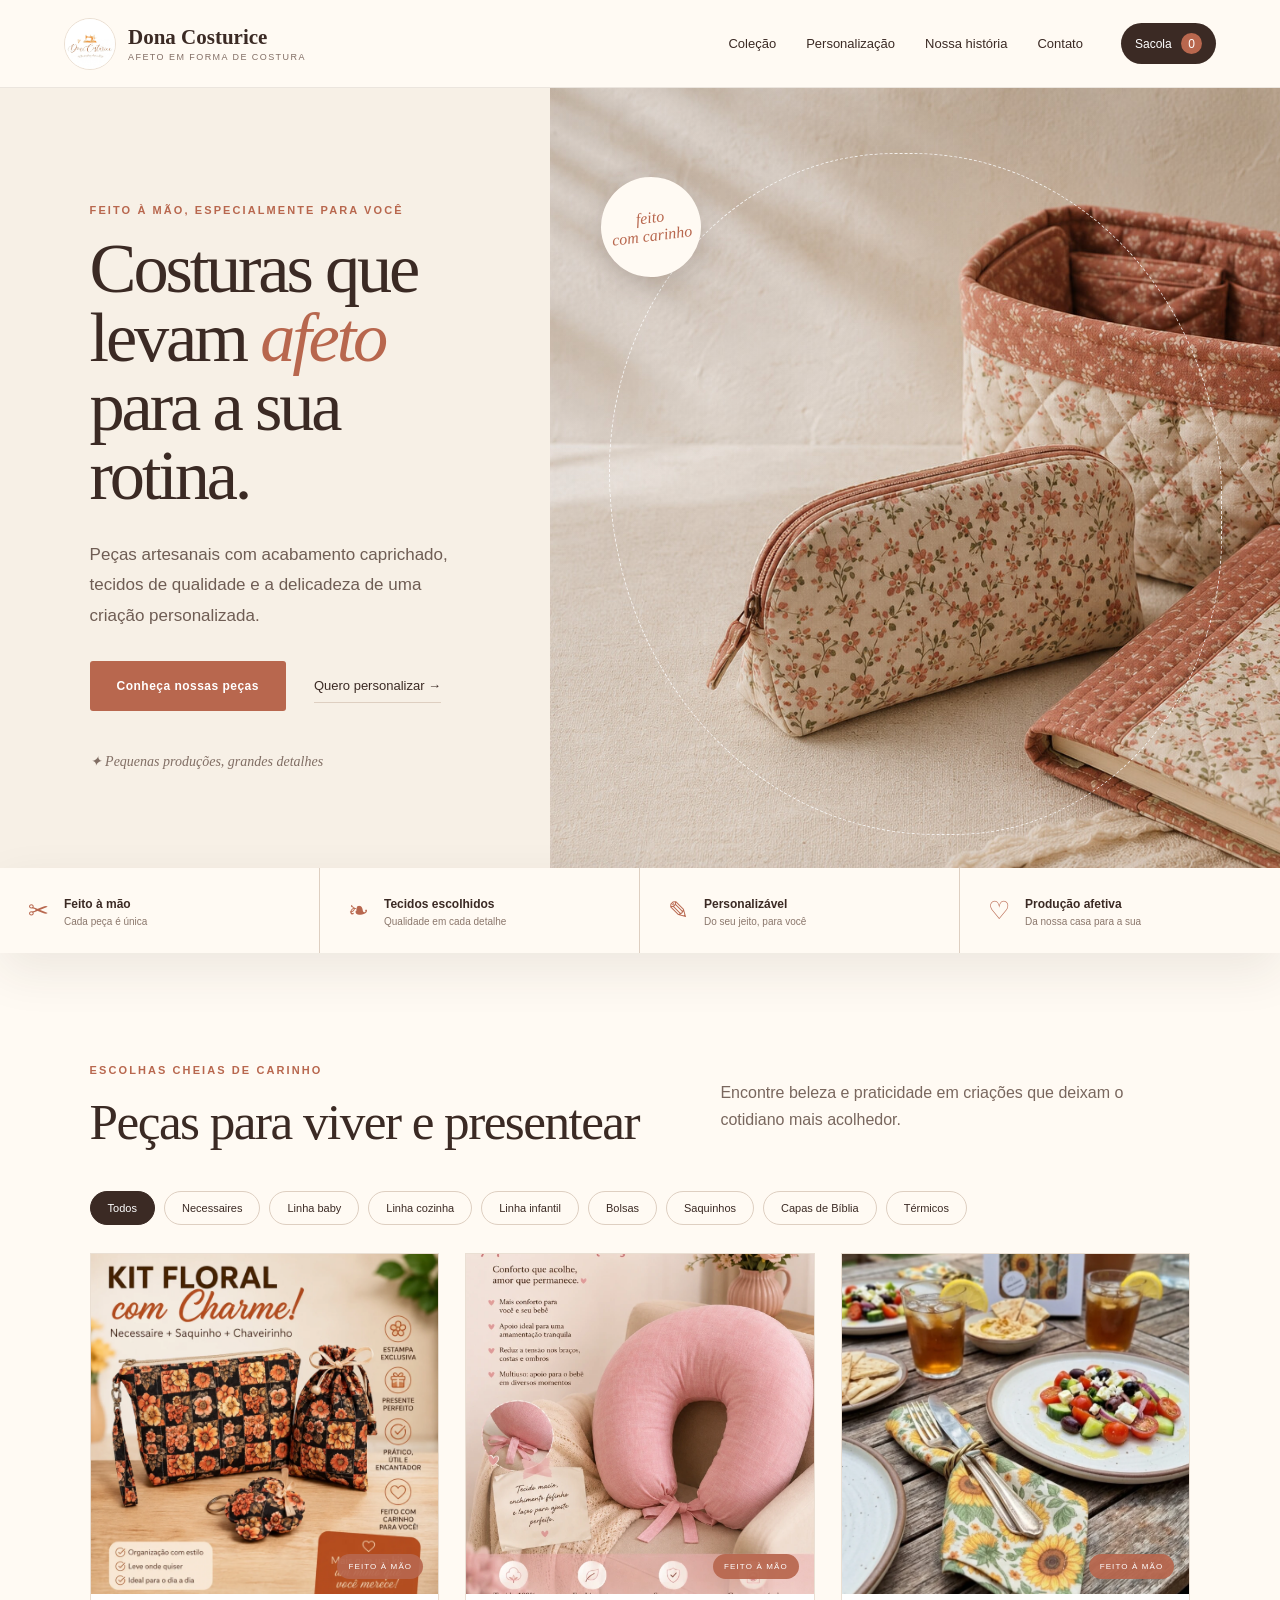
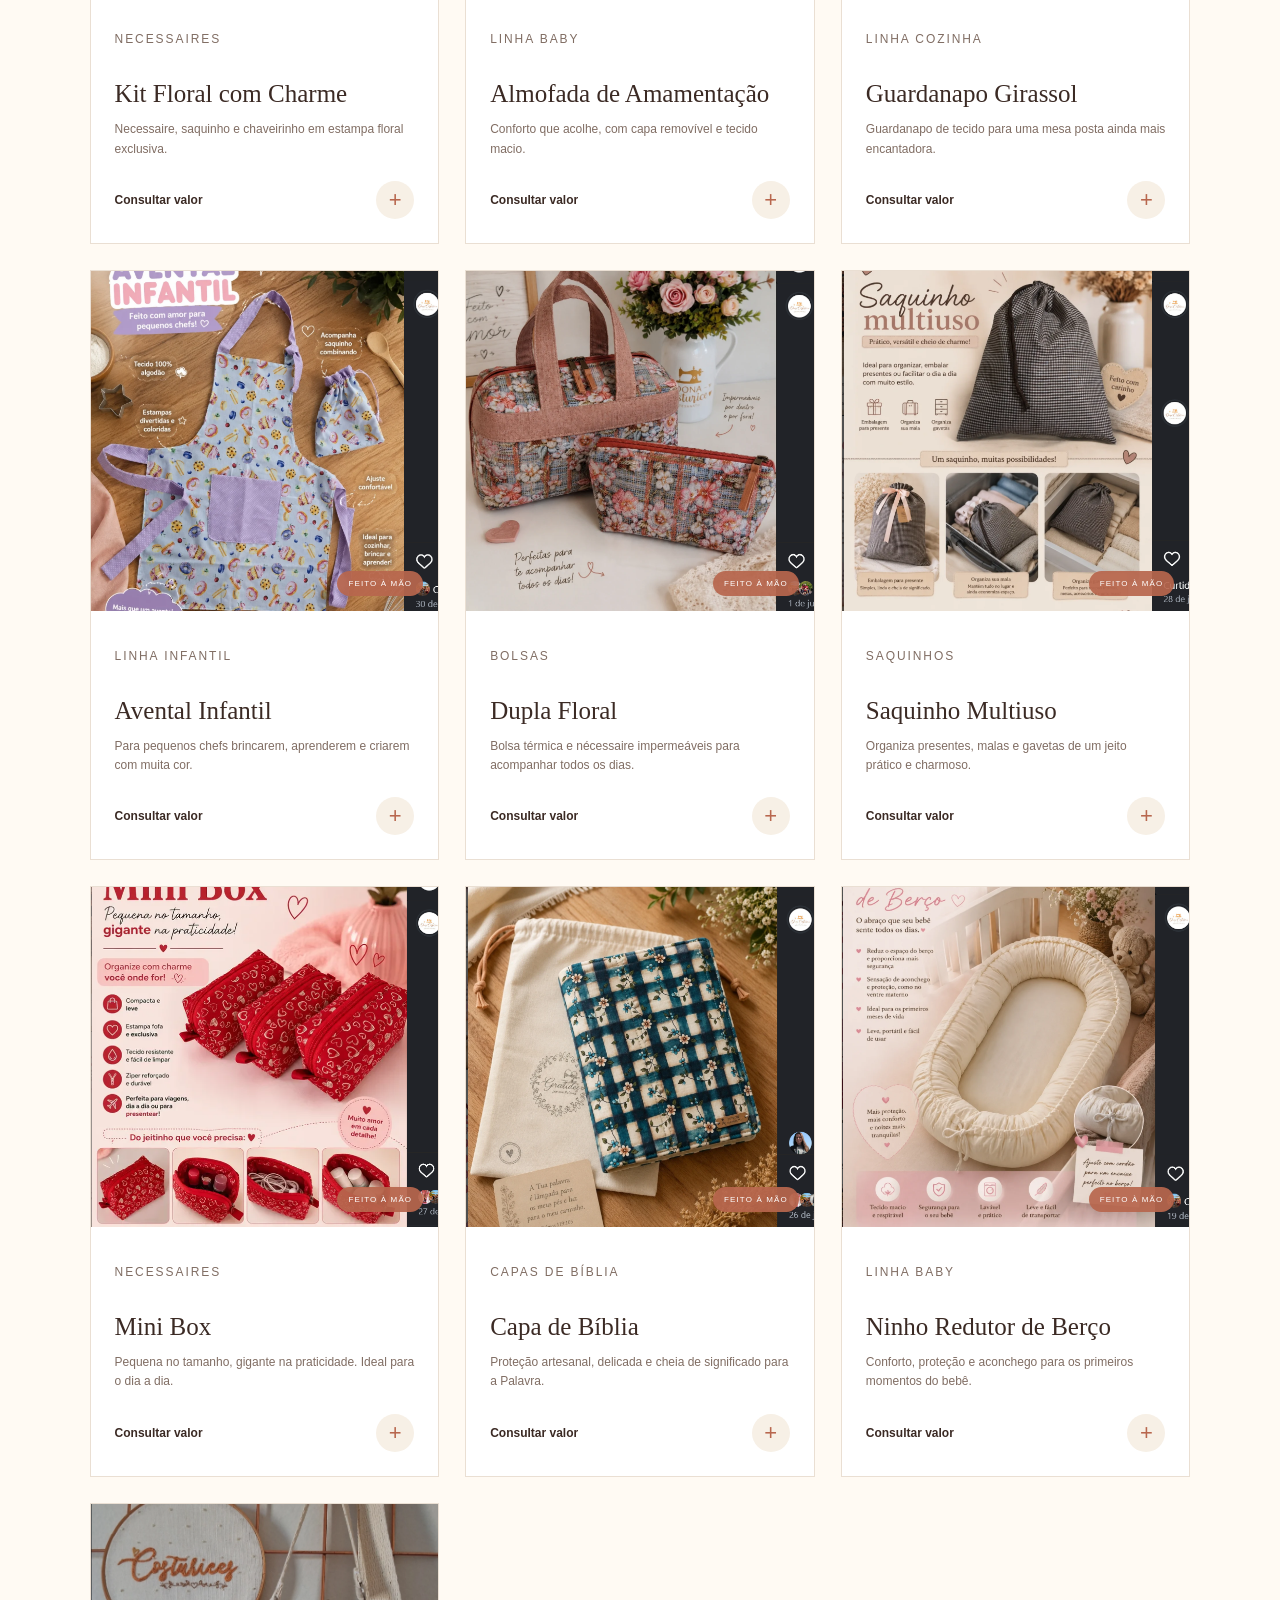
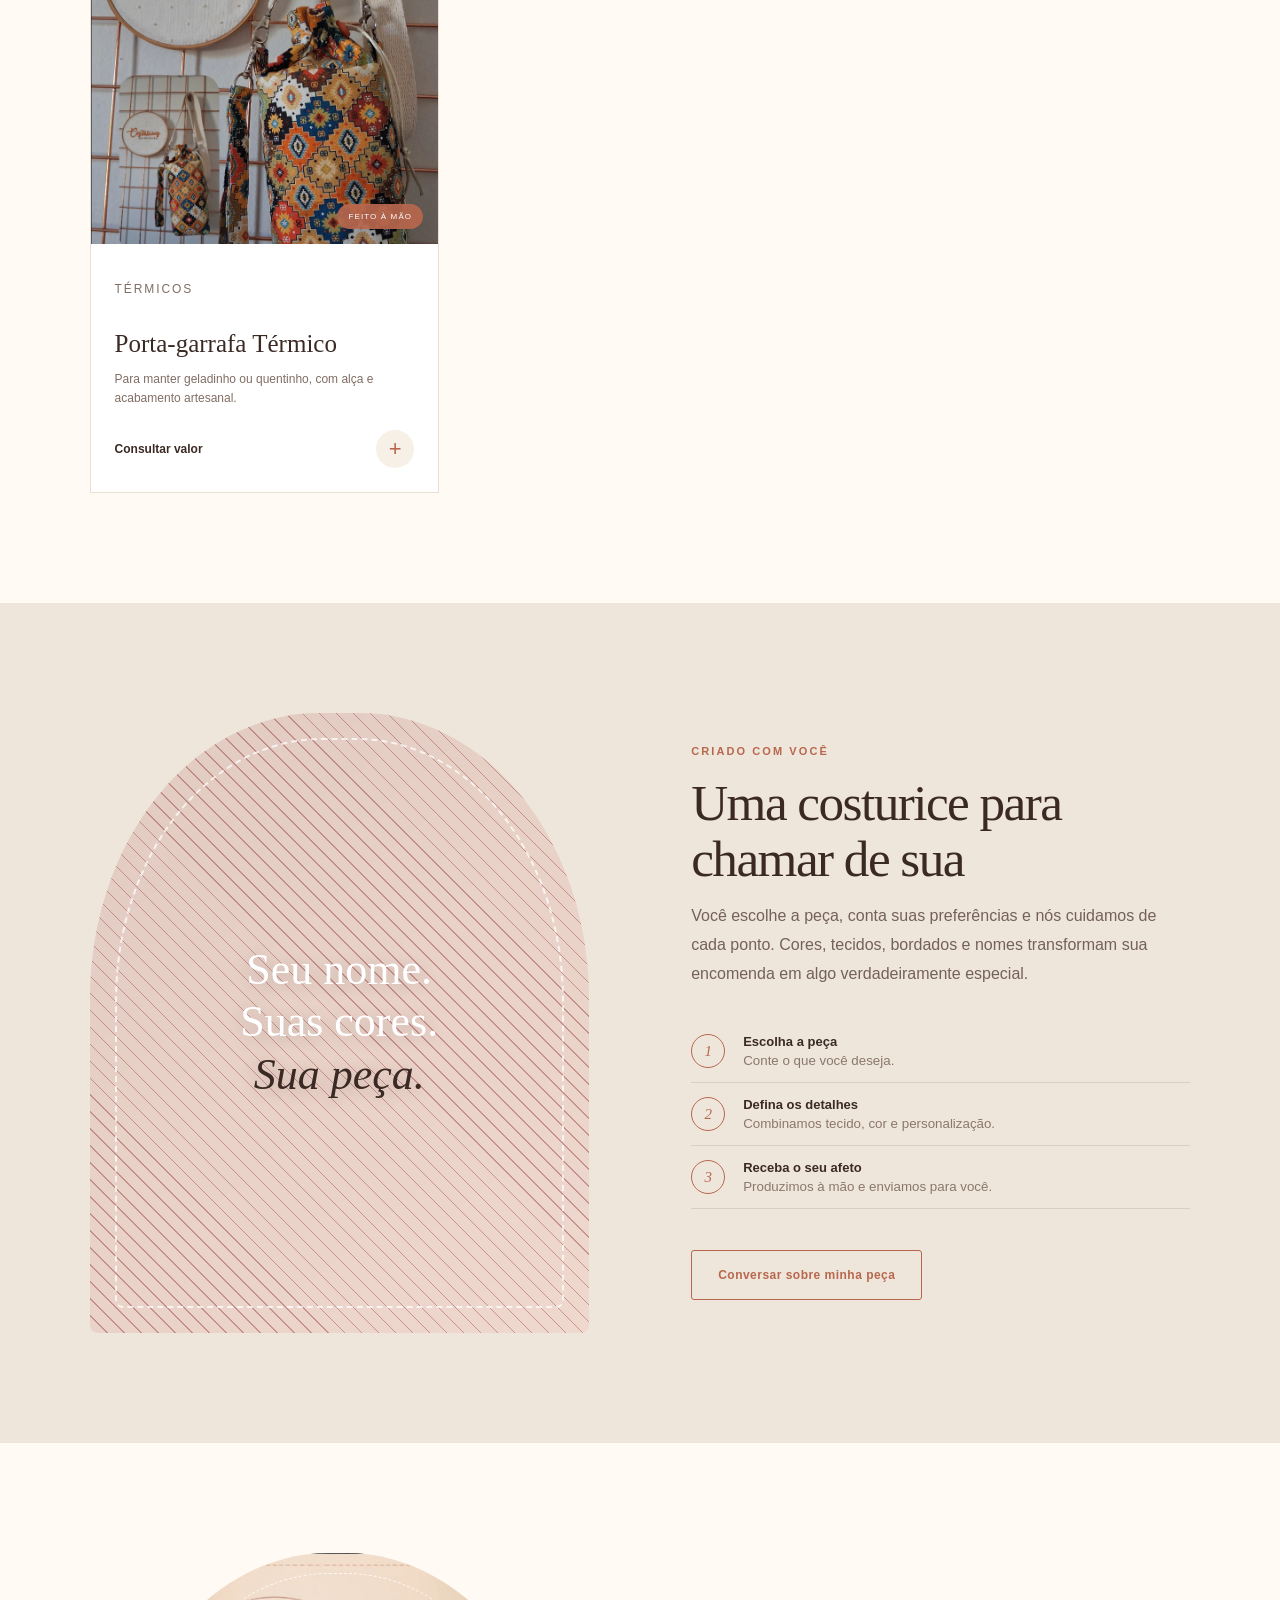
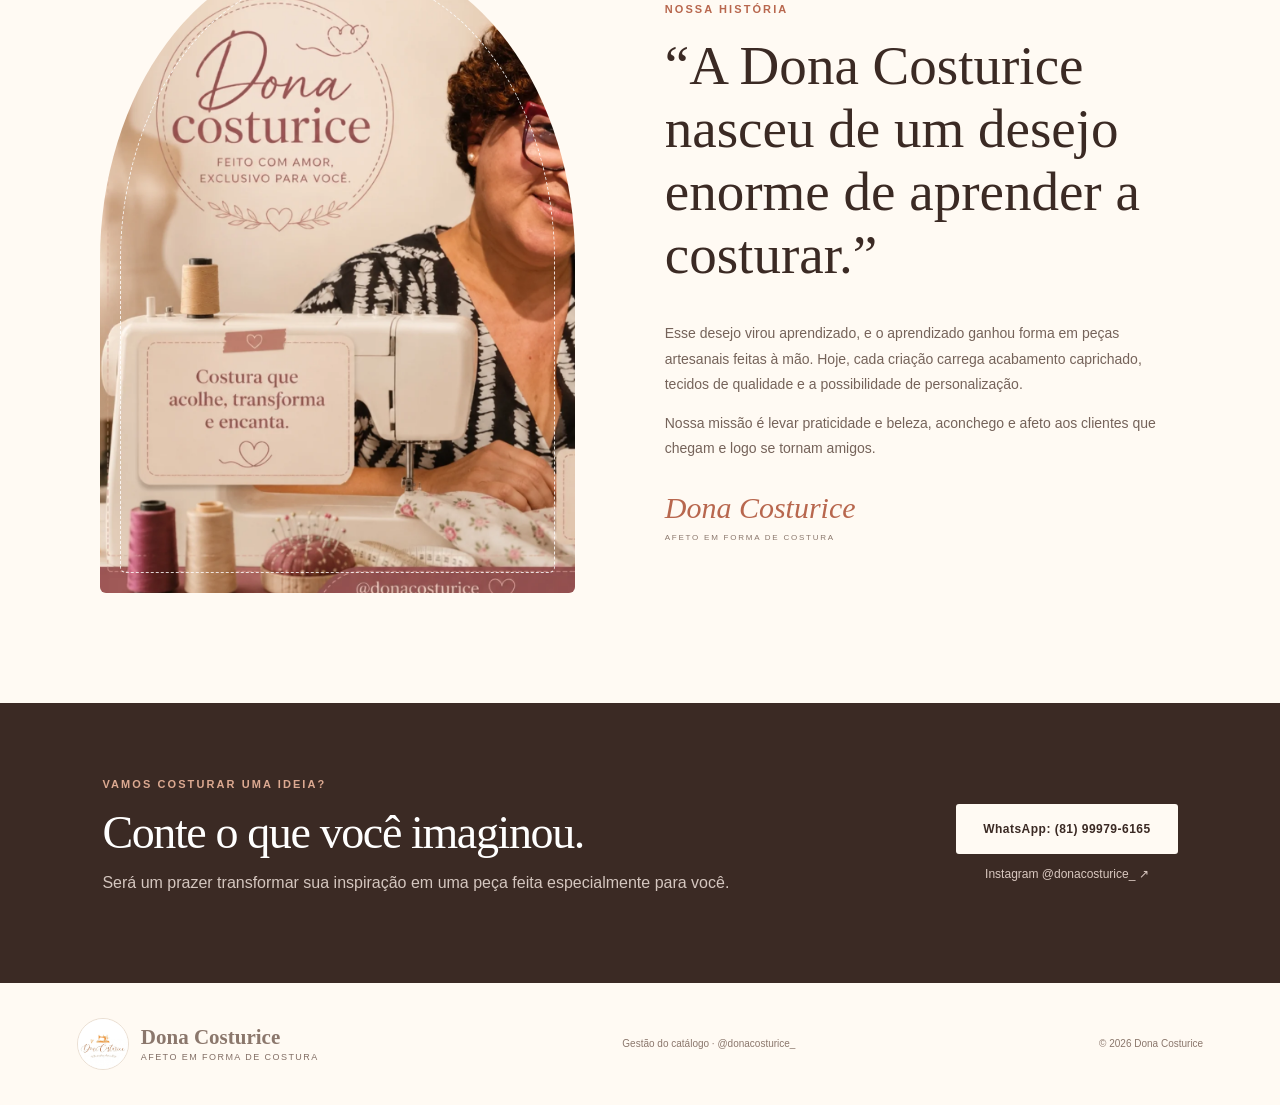
<file: index.html>
<!doctype html>
<html lang="pt-BR">
<head>
  <meta charset="utf-8">
  <meta name="viewport" content="width=device-width, initial-scale=1">
  <meta name="theme-color" content="#b8674e">
  <meta name="description" content="Peças artesanais feitas à mão, personalizadas e cheias de afeto.">
  <title>Dona Costurice | Afeto em forma de costura</title>
  <link rel="icon" href="assets/images/brand/logo.jpg">
  <link rel="manifest" href="manifest.webmanifest">
  <link rel="stylesheet" href="assets/css/style.css">
  <script src="assets/js/app.js" defer></script>
</head>
<body>
  <header class="site-header">
    <a class="brand" href="#inicio" aria-label="Dona Costurice, início">
      <img src="assets/images/brand/logo.jpg" alt="">
      <span><strong>Dona Costurice</strong><small>afeto em forma de costura</small></span>
    </a>
    <button class="menu-button" type="button" aria-label="Abrir menu" aria-expanded="false">☰</button>
    <nav class="nav" aria-label="Navegação principal">
      <a href="#colecao">Coleção</a><a href="#personalizacao">Personalização</a><a href="#historia">Nossa história</a><a href="#contato">Contato</a>
    </nav>
    <button class="cart-button" type="button">Sacola <span id="cart-count">0</span></button>
  </header>

  <main>
    <section class="hero" id="inicio">
      <div class="hero-copy">
        <p class="eyebrow">Feito à mão, especialmente para você</p>
        <h1>Costuras que levam <em>afeto</em> para a sua rotina.</h1>
        <p class="hero-text">Peças artesanais com acabamento caprichado, tecidos de qualidade e a delicadeza de uma criação personalizada.</p>
        <div class="hero-actions"><a class="button primary" href="#colecao">Conheça nossas peças</a><a class="text-link" href="#personalizacao">Quero personalizar →</a></div>
        <p class="hero-note">✦ Pequenas produções, grandes detalhes</p>
      </div>
      <div class="hero-visual" role="img" aria-label="Peças artesanais da Dona Costurice"><span class="made-tag">feito<br>com carinho</span></div>
    </section>

    <section class="benefits" aria-label="Diferenciais">
      <div><span>✂</span><p><strong>Feito à mão</strong><small>Cada peça é única</small></p></div>
      <div><span>❧</span><p><strong>Tecidos escolhidos</strong><small>Qualidade em cada detalhe</small></p></div>
      <div><span>✎</span><p><strong>Personalizável</strong><small>Do seu jeito, para você</small></p></div>
      <div><span>♡</span><p><strong>Produção afetiva</strong><small>Da nossa casa para a sua</small></p></div>
    </section>

    <section class="section collection" id="colecao">
      <div class="section-heading"><div><p class="eyebrow">Escolhas cheias de carinho</p><h2>Peças para viver e presentear</h2></div><p>Encontre beleza e praticidade em criações que deixam o cotidiano mais acolhedor.</p></div>
      <div class="filters" id="filters" aria-label="Categorias"></div>
      <div class="product-grid" id="product-grid" aria-live="polite"><p class="loading">Carregando costurices…</p></div>
    </section>

    <section class="section custom" id="personalizacao">
      <div class="custom-visual"><p>Seu nome.<br>Suas cores.<br><em>Sua peça.</em></p></div>
      <div class="custom-copy"><p class="eyebrow">Criado com você</p><h2>Uma costurice para chamar de sua</h2><p>Você escolhe a peça, conta suas preferências e nós cuidamos de cada ponto. Cores, tecidos, bordados e nomes transformam sua encomenda em algo verdadeiramente especial.</p>
        <ol><li><span>1</span><div><strong>Escolha a peça</strong><small>Conte o que você deseja.</small></div></li><li><span>2</span><div><strong>Defina os detalhes</strong><small>Combinamos tecido, cor e personalização.</small></div></li><li><span>3</span><div><strong>Receba o seu afeto</strong><small>Produzimos à mão e enviamos para você.</small></div></li></ol>
        <a class="button secondary" target="_blank" rel="noreferrer" href="https://wa.me/5581999796165?text=Olá%2C%20Dona%20Costurice!%20Gostaria%20de%20criar%20uma%20peça%20personalizada.">Conversar sobre minha peça</a>
      </div>
    </section>

    <section class="section story" id="historia">
      <div class="story-photo"><img src="assets/images/brand/proprietaria.png" alt="Proprietária da Dona Costurice em seu ateliê"></div>
      <div><p class="eyebrow">Nossa história</p><blockquote>“A Dona Costurice nasceu de um desejo enorme de aprender a costurar.”</blockquote><p>Esse desejo virou aprendizado, e o aprendizado ganhou forma em peças artesanais feitas à mão. Hoje, cada criação carrega acabamento caprichado, tecidos de qualidade e a possibilidade de personalização.</p><p>Nossa missão é levar praticidade e beleza, aconchego e afeto aos clientes que chegam e logo se tornam amigos.</p><strong class="signature">Dona Costurice <small>afeto em forma de costura</small></strong></div>
    </section>

    <section class="contact" id="contato"><div><p class="eyebrow">Vamos costurar uma ideia?</p><h2>Conte o que você imaginou.</h2><p>Será um prazer transformar sua inspiração em uma peça feita especialmente para você.</p></div><div class="contact-actions"><a class="button light" target="_blank" rel="noreferrer" href="https://wa.me/5581999796165">WhatsApp: (81) 99979-6165</a><a target="_blank" rel="noreferrer" href="https://instagram.com/donacosturice_">Instagram @donacosturice_ ↗</a></div></section>
  </main>

  <footer><div class="brand"><img src="assets/images/brand/logo.jpg" alt=""><span><strong>Dona Costurice</strong><small>afeto em forma de costura</small></span></div><p><a href="gestao.html">Gestão do catálogo</a> · <a href="https://instagram.com/donacosturice_">@donacosturice_</a></p><p>© 2026 Dona Costurice</p></footer>

  <div class="drawer-layer" id="drawer" hidden>
    <aside class="cart-drawer" role="dialog" aria-modal="true" aria-label="Sua sacola"><div class="drawer-head"><div><p class="eyebrow">Seu pedido</p><h2>Sacola de afeto</h2></div><button type="button" id="close-cart" aria-label="Fechar">×</button></div><div id="cart-items"></div><div class="cart-total"><span>Total estimado</span><strong id="cart-total">Sob consulta</strong></div><p class="cart-disclaimer">Valores e detalhes da personalização serão confirmados no atendimento.</p><a class="button primary full" id="send-order" target="_blank" rel="noreferrer">Enviar pelo WhatsApp</a></aside>
  </div>

  <button class="install-button" id="install-app" type="button" hidden>Instalar catálogo</button>
</body>
</html>
</file>
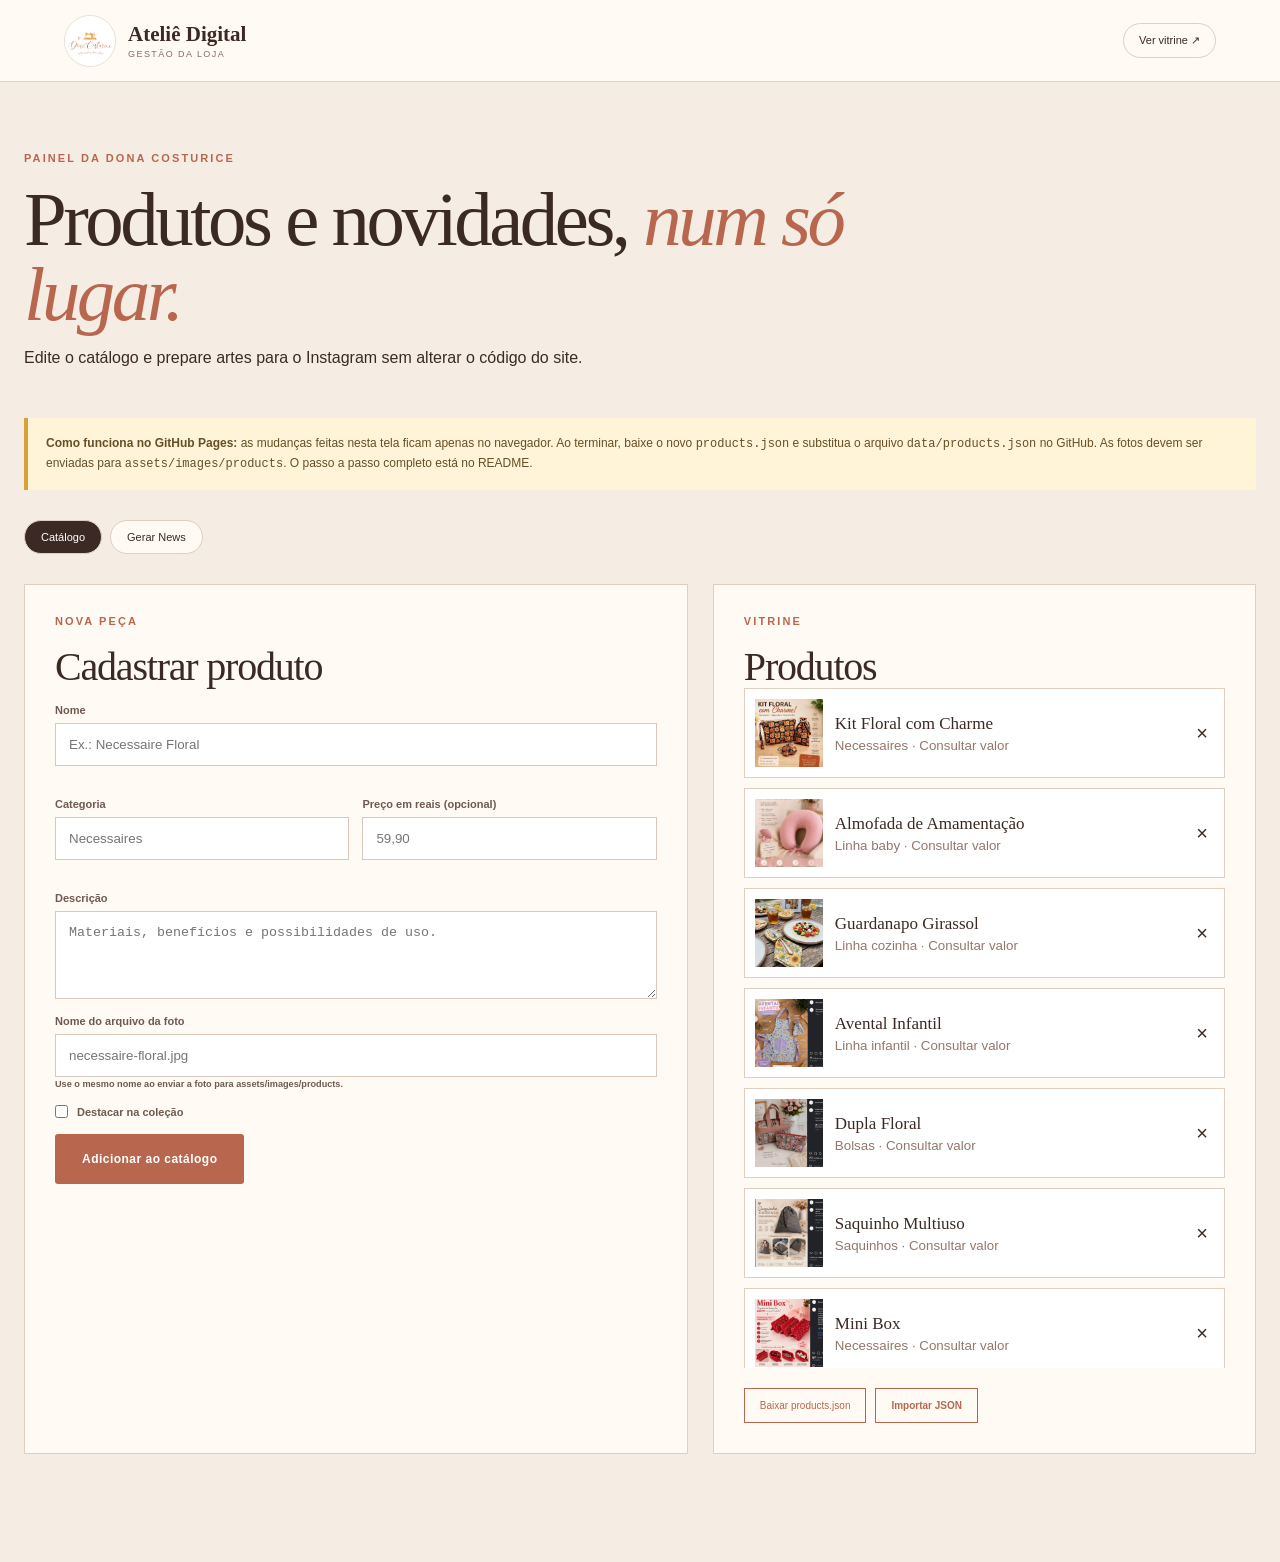
<file: gestao.html>
<!doctype html>
<html lang="pt-BR">
<head><meta charset="utf-8"><meta name="viewport" content="width=device-width,initial-scale=1"><meta name="theme-color" content="#b8674e"><title>Gestão do catálogo | Dona Costurice</title><link rel="icon" href="assets/images/brand/logo.jpg"><link rel="stylesheet" href="assets/css/style.css"><script src="assets/js/gestao.js" defer></script></head>
<body class="admin-page">
  <header class="admin-header"><a class="brand" href="index.html"><img src="assets/images/brand/logo.jpg" alt=""><span><strong>Ateliê Digital</strong><small>gestão da loja</small></span></a><a href="index.html">Ver vitrine ↗</a></header>
  <main class="admin-main">
    <section class="admin-intro"><div><p class="eyebrow">Painel da Dona Costurice</p><h1>Produtos e novidades, <em>num só lugar.</em></h1><p>Edite o catálogo e prepare artes para o Instagram sem alterar o código do site.</p></div></section>
    <div class="notice"><strong>Como funciona no GitHub Pages:</strong> as mudanças feitas nesta tela ficam apenas no navegador. Ao terminar, baixe o novo <code>products.json</code> e substitua o arquivo <code>data/products.json</code> no GitHub. As fotos devem ser enviadas para <code>assets/images/products</code>. O passo a passo completo está no README.</div>
    <div class="admin-tabs"><button class="active" data-tab="catalogo">Catálogo</button><button data-tab="news">Gerar News</button></div>

    <section class="admin-panel active" id="catalogo">
      <div class="admin-grid">
        <div class="admin-card"><p class="eyebrow">Nova peça</p><h2>Cadastrar produto</h2><form id="product-form">
          <label>Nome<input name="name" required placeholder="Ex.: Necessaire Floral"></label>
          <div class="field-row"><label>Categoria<input name="category" required placeholder="Necessaires"></label><label>Preço em reais (opcional)<input name="price" inputmode="decimal" placeholder="59,90"></label></div>
          <label>Descrição<textarea name="description" rows="4" required placeholder="Materiais, benefícios e possibilidades de uso."></textarea></label>
          <label>Nome do arquivo da foto<input name="image" required placeholder="necessaire-floral.jpg"><small>Use o mesmo nome ao enviar a foto para assets/images/products.</small></label>
          <label class="checkbox"><input name="featured" type="checkbox"> Destacar na coleção</label>
          <button class="button primary" type="submit">Adicionar ao catálogo</button>
        </form></div>
        <div class="admin-card"><div class="section-heading"><div><p class="eyebrow">Vitrine</p><h2>Produtos</h2></div></div><div class="admin-products" id="admin-products"></div><div class="admin-actions"><button id="download-json" type="button">Baixar products.json</button><label>Importar JSON<input id="import-json" type="file" accept="application/json"></label></div></div>
      </div>
    </section>

    <section class="admin-panel" id="news">
      <div class="news-layout">
        <div class="admin-card"><p class="eyebrow">Conteúdo para redes sociais</p><h2>Gerar uma News</h2><p>Escolha o produto e a chamada. A arte será criada no formato 4:5 do feed.</p>
          <label>Produto<select id="news-product"></select></label>
          <label>Chamada da arte<input id="news-title" value="Chegou novidade por aqui!"></label>
          <label>Tipo de publicação<select id="news-type"><option value="novidade">Lançamento / novidade</option><option value="presente">Sugestão de presente</option><option value="estoque">Últimas unidades</option><option value="bastidor">Bastidores do ateliê</option></select></label>
          <button class="button primary" id="generate-news" type="button">Gerar arte e legenda</button>
          <label>Legenda pronta<textarea id="news-caption" rows="12" placeholder="A legenda aparecerá aqui."></textarea></label>
          <div class="admin-actions"><button id="copy-caption" type="button">Copiar legenda</button><button id="download-art" type="button">Baixar arte</button></div>
        </div>
        <div class="news-preview"><canvas id="news-canvas" width="1080" height="1350"></canvas><p>A arte será baixada em 1080 × 1350 px, formato recomendado para o feed.</p></div>
      </div>
    </section>
  </main>
  <div class="status" id="status" hidden></div>
</body>
</html>
</file>
<file: assets/css/style.css>
:root{--cream:#f7f0e6;--paper:#fffaf3;--cocoa:#3b2a24;--clay:#b8674e;--rose:#c99391;--sage:#8f9a82;--line:#decfc1;--shadow:0 18px 50px rgba(59,42,36,.09)}
*{box-sizing:border-box}html{scroll-behavior:smooth}body{margin:0;background:var(--paper);color:var(--cocoa);font-family:"Trebuchet MS",Arial,sans-serif}button,a{font:inherit}button{color:inherit}a{color:inherit;text-decoration:none}img{max-width:100%;display:block}.site-header{height:88px;padding:0 clamp(20px,5vw,76px);display:flex;align-items:center;gap:38px;background:rgba(255,250,243,.95);border-bottom:1px solid rgba(59,42,36,.1);position:sticky;top:0;z-index:30;backdrop-filter:blur(16px)}.brand{display:flex;align-items:center;gap:12px;margin-right:auto}.brand img{width:52px;height:52px;border-radius:50%;object-fit:cover;border:1px solid #eadfd3}.brand strong,.brand small{display:block}.brand strong{font:700 21px Georgia,serif}.brand small{color:#826e65;font-size:9px;text-transform:uppercase;letter-spacing:.16em;margin-top:2px}.nav{display:flex;gap:30px;font-size:13px}.nav a{position:relative}.nav a:after{content:"";position:absolute;left:0;right:100%;bottom:-8px;height:1px;background:var(--clay);transition:.25s}.nav a:hover:after{right:0}.menu-button{display:none;border:0;background:none;font-size:24px}.cart-button{border:0;background:var(--cocoa);color:#fff;border-radius:999px;padding:10px 14px;cursor:pointer;font-size:12px}.cart-button span{display:inline-grid;place-items:center;width:21px;height:21px;margin-left:6px;background:var(--clay);border-radius:50%}.hero{min-height:calc(100vh - 88px);display:grid;grid-template-columns:43% 57%;background:var(--cream);overflow:hidden}.hero-copy{padding:clamp(65px,9vw,132px) 7vw;display:flex;flex-direction:column;justify-content:center}.eyebrow{margin:0 0 18px;color:var(--clay);text-transform:uppercase;font-weight:700;letter-spacing:.19em;font-size:11px}h1,h2,blockquote{font-family:Georgia,"Times New Roman",serif}h1{font-size:clamp(52px,5.5vw,86px);font-weight:400;line-height:.98;letter-spacing:-.045em;margin:0}h1 em{color:var(--clay);font-weight:400}.hero-text{color:#6f5d54;max-width:570px;font-size:17px;line-height:1.8;margin:30px 0}.hero-actions{display:flex;align-items:center;gap:28px}.button{display:inline-flex;justify-content:center;align-items:center;min-height:50px;padding:0 26px;border-radius:3px;font-weight:700;font-size:12px;letter-spacing:.04em;border:1px solid transparent;transition:.25s;cursor:pointer}.button:hover{transform:translateY(-2px);box-shadow:0 10px 24px rgba(59,42,36,.12)}.primary{background:var(--clay);color:#fff}.secondary{border-color:var(--clay);color:var(--clay)}.text-link{font-size:13px;border-bottom:1px solid var(--line);padding:9px 0}.hero-note{margin-top:42px;color:#816e64;font:italic 14px Georgia,serif}.hero-visual{position:relative;background:linear-gradient(120deg,rgba(59,42,36,.08),transparent 50%),url('../images/hero-costurice.jpg') center/cover;min-height:620px}.hero-visual:after{content:"";position:absolute;inset:8%;border:1px dashed rgba(255,255,255,.8);border-radius:48% 52% 45% 55%}.made-tag{position:absolute;z-index:2;left:7%;top:11%;background:var(--paper);width:100px;height:100px;border-radius:50%;display:grid;place-items:center;text-align:center;transform:rotate(-7deg);color:var(--clay);font:italic 16px Georgia,serif;box-shadow:0 8px 28px rgba(59,42,36,.17)}.benefits{max-width:1340px;margin:-32px auto 0;background:var(--paper);position:relative;z-index:4;display:grid;grid-template-columns:repeat(4,1fr);box-shadow:var(--shadow)}.benefits>div{padding:26px 28px;display:flex;align-items:center;gap:15px;border-right:1px solid var(--line)}.benefits>div:last-child{border:0}.benefits>div>span{color:var(--clay);font:25px Georgia,serif}.benefits p,.benefits small{margin:0;display:block}.benefits strong{font-size:12px}.benefits small{color:#8b776c;font-size:10px;margin-top:4px}.section{padding:110px clamp(22px,7vw,110px)}.section-heading{display:flex;justify-content:space-between;align-items:end;gap:40px;max-width:1280px;margin:auto}.section-heading>p{max-width:470px;color:#79675e;line-height:1.7}h2{font-size:clamp(38px,4vw,58px);line-height:1.08;font-weight:400;margin:0;letter-spacing:-.03em}.filters{max-width:1280px;margin:42px auto 28px;display:flex;flex-wrap:wrap;gap:9px}.filters button{border:1px solid var(--line);background:transparent;border-radius:999px;padding:10px 17px;cursor:pointer;font-size:11px}.filters button.active,.filters button:hover{color:#fff;background:var(--cocoa);border-color:var(--cocoa)}.product-grid{max-width:1280px;margin:auto;display:grid;grid-template-columns:repeat(3,1fr);gap:26px}.product-card{background:#fff;border:1px solid #eadfd3;transition:.25s;overflow:hidden}.product-card:hover{transform:translateY(-5px);box-shadow:var(--shadow)}.product-photo{height:340px;overflow:hidden;position:relative;background:#eadfd3}.product-photo img{height:100%;width:190%;max-width:none;object-fit:cover;object-position:left center}.product-photo.clean img{width:100%}.product-photo small{position:absolute;right:15px;bottom:15px;background:rgba(184,103,78,.92);color:#fff;border-radius:999px;padding:8px 11px;text-transform:uppercase;letter-spacing:.14em;font-size:8px}.product-info{padding:24px}.product-category{color:var(--clay);font-size:9px;text-transform:uppercase;letter-spacing:.16em}.product-info h3{font:400 25px Georgia,serif;margin:8px 0}.product-info>p{color:#806d63;font-size:12px;line-height:1.6;min-height:38px}.product-info>div{display:flex;justify-content:space-between;align-items:center;margin-top:22px}.product-info strong{font-size:12px}.add-product{width:38px;height:38px;border-radius:50%;border:0;background:var(--cream);color:var(--clay);font-size:22px;cursor:pointer}.loading{color:#8b776c}.custom{background:#eee6db;display:grid;grid-template-columns:1fr 1fr;gap:8vw;align-items:center}.custom-visual{min-height:620px;display:grid;place-items:center;background:linear-gradient(140deg,rgba(59,42,36,.08),transparent),repeating-linear-gradient(45deg,#c99391 0 1px,#efd8ce 1px 12px);border-radius:46% 46% 8px 8px;position:relative}.custom-visual:after{content:"";position:absolute;inset:25px;border:2px dashed rgba(255,255,255,.72);border-radius:inherit}.custom-visual p{z-index:1;color:#fff;font:44px/1.2 Georgia,serif;text-align:center;text-shadow:0 3px 18px rgba(59,42,36,.2)}.custom-visual em{color:var(--cocoa)}.custom-copy>p:not(.eyebrow){color:#746158;line-height:1.8}.custom-copy ol{padding:16px 0 25px;list-style:none}.custom-copy li{display:flex;gap:18px;align-items:center;padding:14px 0;border-bottom:1px solid rgba(59,42,36,.12)}.custom-copy li>span{width:34px;height:34px;display:grid;place-items:center;border:1px solid var(--clay);border-radius:50%;color:var(--clay);font:italic 15px Georgia,serif}.custom-copy li strong,.custom-copy li small{display:block}.custom-copy li strong{font-size:13px}.custom-copy li small{color:#8b776c;margin-top:4px}.story{max-width:1260px;margin:auto;display:grid;grid-template-columns:44% 1fr;gap:7vw;align-items:center}.story-photo{height:640px;overflow:hidden;border-radius:48% 48% 6px 6px;position:relative}.story-photo:after{content:"";position:absolute;inset:20px;border:1px dashed rgba(255,255,255,.8);border-radius:inherit}.story-photo img{height:100%;width:190%;max-width:none;object-fit:cover;object-position:left center}.story blockquote{margin:20px 0 35px;font-size:clamp(35px,4.3vw,60px);line-height:1.14}.story p:not(.eyebrow){color:#75635a;font-size:14px;line-height:1.8}.signature{display:block;margin-top:30px;color:var(--clay);font:italic 30px Georgia,serif}.signature small{display:block;color:#8a776c;text-transform:uppercase;font:8px "Trebuchet MS",sans-serif;letter-spacing:.22em;margin-top:8px}.contact{padding:75px clamp(24px,8vw,130px);background:var(--cocoa);color:#fff;display:flex;justify-content:space-between;align-items:center;gap:40px}.contact .eyebrow{color:#dca991}.contact h2{font-size:46px}.contact p:last-child{color:#d4c6bf}.contact-actions{display:flex;flex-direction:column;align-items:center;gap:13px}.contact-actions>a:last-child{color:#d9c8c0;font-size:12px}.light{background:var(--paper);color:var(--cocoa);white-space:nowrap}footer{padding:35px clamp(22px,6vw,90px);display:flex;justify-content:space-between;align-items:center;color:#8b776c;font-size:10px}footer .brand{margin:0}.drawer-layer{position:fixed;inset:0;z-index:60;background:rgba(59,42,36,.42);backdrop-filter:blur(3px)}.cart-drawer{position:absolute;right:0;top:0;bottom:0;width:min(460px,100%);background:var(--paper);padding:36px;box-shadow:-20px 0 60px rgba(59,42,36,.2);overflow:auto;animation:slideIn .28s ease-out}@keyframes slideIn{from{transform:translateX(100%)}}.drawer-head{display:flex;justify-content:space-between;align-items:start;border-bottom:1px solid var(--line);padding-bottom:25px}.drawer-head h2{font-size:34px}.drawer-head button{border:0;background:none;font-size:30px;cursor:pointer}.cart-item{display:flex;gap:14px;align-items:center;padding:14px 0;border-bottom:1px solid #eadfd3}.cart-item img{width:58px;height:58px;object-fit:cover;object-position:left}.cart-item div{flex:1}.cart-item strong,.cart-item small{display:block}.cart-item strong{font:18px Georgia,serif}.cart-item small{color:#856f64;margin-top:4px}.cart-item button{border:0;background:none;font-size:20px;cursor:pointer}.empty-cart{padding:80px 10px;text-align:center;color:#8b776c}.cart-total{display:flex;justify-content:space-between;padding:22px 0 7px}.cart-disclaimer{font-size:10px;color:#8d7c74;line-height:1.5}.full{width:100%;margin-top:12px}.install-button{position:fixed;right:18px;bottom:18px;z-index:20;border:0;border-radius:999px;background:var(--cocoa);color:#fff;padding:13px 17px;box-shadow:var(--shadow);cursor:pointer}.not-found{min-height:100vh;display:grid;place-content:center;text-align:center;justify-items:center;gap:18px;padding:25px}.not-found img{width:110px;border-radius:50%}.not-found h1{font-size:55px}.admin-page{background:#f5ede4}.admin-header{height:82px;padding:0 clamp(20px,5vw,70px);display:flex;align-items:center;justify-content:space-between;background:var(--paper);border-bottom:1px solid var(--line)}.admin-header .brand{margin:0}.admin-header>a:last-child{font-size:11px;border:1px solid var(--line);border-radius:999px;padding:10px 15px}.admin-main{max-width:1280px;margin:auto;padding:70px 24px 110px}.admin-intro{display:flex;justify-content:space-between;align-items:end;gap:30px;margin-bottom:35px}.admin-intro h1{font-size:clamp(48px,6vw,78px);max-width:850px}.notice{background:#fff4d8;border-left:4px solid #d7a236;padding:16px 18px;color:#674f27;font-size:12px;line-height:1.6;margin:25px 0}.admin-tabs{display:flex;gap:8px;margin:30px 0}.admin-tabs button{border:1px solid var(--line);background:var(--paper);border-radius:999px;padding:10px 16px;cursor:pointer;font-size:11px}.admin-tabs button.active{background:var(--cocoa);color:#fff}.admin-panel{display:none}.admin-panel.active{display:block}.admin-grid{display:grid;grid-template-columns:1.1fr .9fr;gap:25px}.admin-card{background:var(--paper);border:1px solid var(--line);padding:30px}.admin-card h2{font-size:40px}.admin-card label{display:block;margin:16px 0;color:#6e5a51;font-size:11px;font-weight:700}.admin-card input,.admin-card textarea,.admin-card select{display:block;width:100%;margin-top:7px;padding:13px;border:1px solid #d7c8bb;background:#fff;color:var(--cocoa)}.field-row{display:grid;grid-template-columns:1fr 1fr;gap:13px}.checkbox{display:flex!important;align-items:center;gap:9px}.checkbox input{width:auto;margin:0}.admin-products{display:grid;gap:10px;max-height:680px;overflow:auto}.admin-product{display:flex;align-items:center;gap:12px;padding:10px;border:1px solid var(--line);background:#fff}.admin-product img{width:68px;height:68px;object-fit:cover;object-position:left}.admin-product div{flex:1}.admin-product strong,.admin-product small{display:block}.admin-product strong{font:17px Georgia,serif}.admin-product small{color:#92786c;margin-top:4px}.admin-product button{border:0;background:none;font-size:20px;cursor:pointer}.admin-actions{display:flex;flex-wrap:wrap;gap:9px;margin-top:20px}.admin-actions button,.admin-actions label{border:1px solid var(--clay);background:transparent;color:var(--clay);padding:11px 15px;cursor:pointer;font-size:10px;margin:0}.admin-actions input{display:none}.news-layout{display:grid;grid-template-columns:1fr 1fr;gap:35px}.news-preview{background:var(--cocoa);padding:22px;align-self:start}.news-preview canvas{width:100%;aspect-ratio:4/5;background:#f8eee3}.news-preview p{color:#cdbdb5;font-size:10px;line-height:1.5}.status{position:fixed;right:20px;bottom:20px;background:var(--cocoa);color:#fff;padding:14px 18px;box-shadow:var(--shadow);font-size:12px;z-index:50}
@media(max-width:980px){.nav{display:none;position:absolute;top:88px;left:0;right:0;background:var(--paper);padding:25px;flex-direction:column;box-shadow:var(--shadow)}.nav.open{display:flex}.menu-button{display:block}.hero{grid-template-columns:1fr}.hero-copy{padding:70px 8vw}.hero-visual{min-height:540px}.benefits{margin:0;grid-template-columns:1fr 1fr}.product-grid{grid-template-columns:1fr 1fr}.custom,.story,.admin-grid,.news-layout{grid-template-columns:1fr}.story-photo{height:560px}.contact{align-items:flex-start;flex-direction:column}}
@media(max-width:640px){.site-header{height:76px;padding:0 16px;gap:12px}.brand strong{font-size:16px}.brand small{display:none}.brand img{width:38px;height:38px}.cart-button{font-size:0;padding:8px}.cart-button span{font-size:11px;margin:0}.hero-copy{padding:62px 22px}.hero-visual{min-height:410px}.hero-actions{align-items:flex-start;flex-direction:column;gap:12px}.benefits{grid-template-columns:1fr}.benefits>div{border-right:0;border-bottom:1px solid var(--line)}.section{padding:75px 20px}.section-heading{align-items:start;flex-direction:column;gap:8px}.product-grid{grid-template-columns:1fr}.product-photo{height:360px}.custom{gap:50px}.custom-visual{min-height:390px}.story-photo{height:460px}.contact h2{font-size:38px}footer{flex-direction:column;gap:20px;text-align:center}.field-row{grid-template-columns:1fr}.admin-main{padding-inline:15px}.admin-card{padding:22px}.admin-intro{align-items:start;flex-direction:column}}
@media(prefers-reduced-motion:reduce){*{scroll-behavior:auto!important;animation:none!important;transition:none!important}}
</file>
